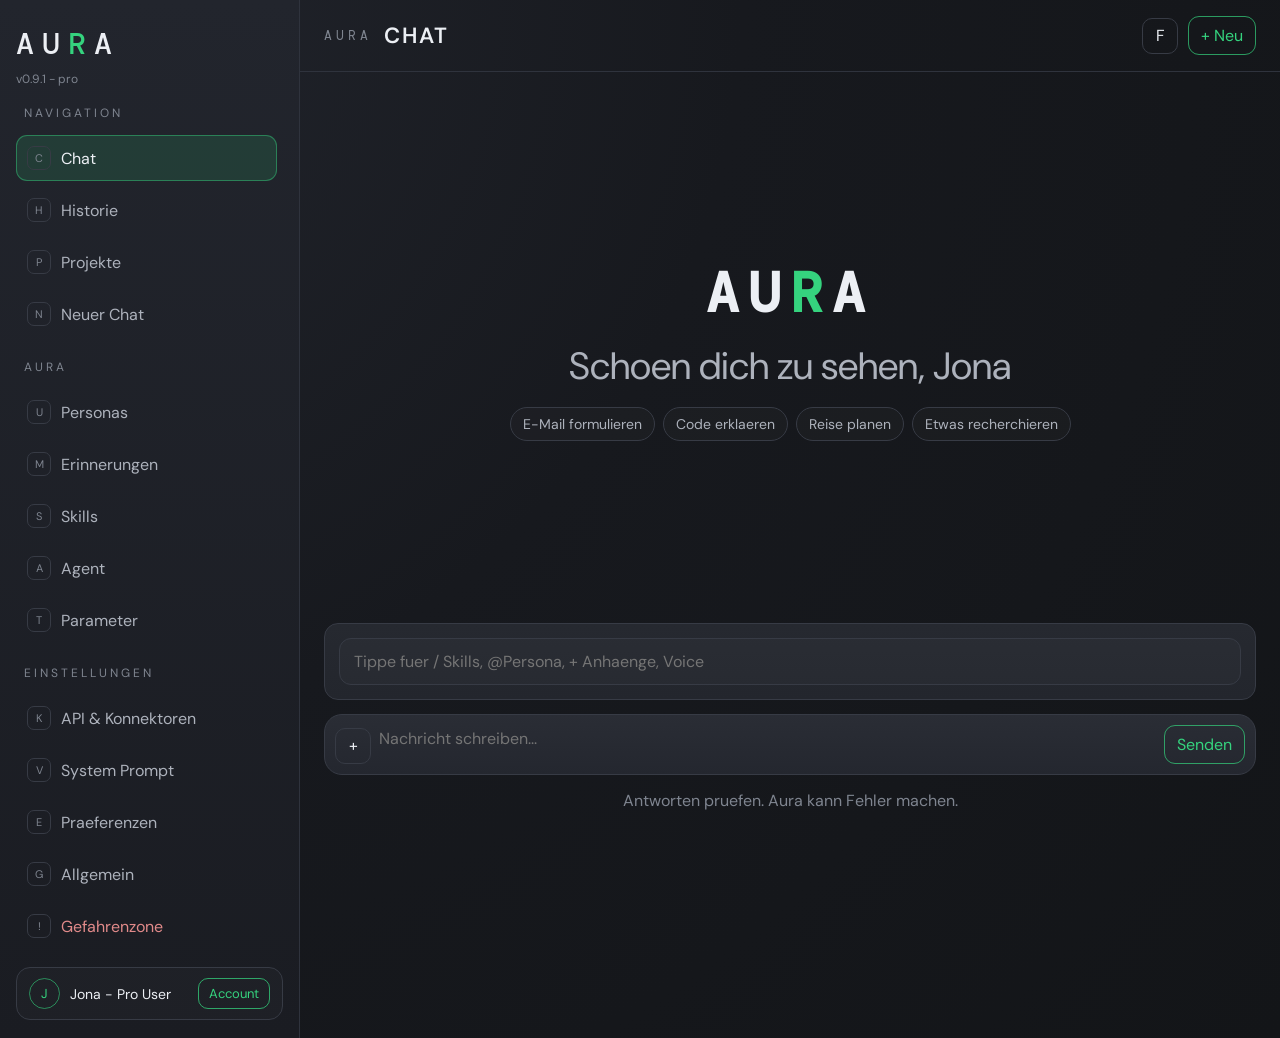
<file: index.html>
<!DOCTYPE html>
<html lang="de">
<head>
  <meta charset="UTF-8">
  <meta name="viewport" content="width=device-width, initial-scale=1.0">
  <title>Aura Desktop</title>
  <link rel="stylesheet" href="style.css">
  <link rel="preconnect" href="https://fonts.googleapis.com">
  <link rel="preconnect" href="https://fonts.gstatic.com" crossorigin>
  <link href="https://fonts.googleapis.com/css2?family=DM+Mono:wght@400;500&family=DM+Sans:wght@400;500;600;700&display=swap" rel="stylesheet">
</head>
<body>
  <div class="app-shell">
    <aside class="sidebar" id="sidebar">
      <div class="sidebar-header">
        <div class="logo-mark">AU<span>R</span>A</div>
        <div class="logo-sub">v0.9.1 - pro</div>
        <button class="mobile-close" id="mobile-close" aria-label="Menu schliessen">X</button>
      </div>

      <nav class="sidebar-nav" aria-label="Hauptnavigation">
        <div class="nav-group">
          <div class="nav-group-title">Navigation</div>
          <button class="nav-item is-active" data-screen="chat"><span class="icon">C</span>Chat</button>
          <button class="nav-item" data-screen="history"><span class="icon">H</span>Historie</button>
          <button class="nav-item" data-screen="projects"><span class="icon">P</span>Projekte</button>
          <button class="nav-item" data-screen="newChat"><span class="icon">N</span>Neuer Chat</button>
        </div>

        <div class="nav-group">
          <div class="nav-group-title">Aura</div>
          <button class="nav-item" data-screen="personas"><span class="icon">U</span>Personas</button>
          <button class="nav-item" data-screen="memory"><span class="icon">M</span>Erinnerungen</button>
          <button class="nav-item" data-screen="skills"><span class="icon">S</span>Skills</button>
          <button class="nav-item" data-screen="agent"><span class="icon">A</span>Agent</button>
          <button class="nav-item" data-screen="parameter"><span class="icon">T</span>Parameter</button>
        </div>

        <div class="nav-group">
          <div class="nav-group-title">Einstellungen</div>
          <button class="nav-item" data-screen="apiConnectors"><span class="icon">K</span>API & Konnektoren</button>
          <button class="nav-item" data-screen="systemPrompt"><span class="icon">V</span>System Prompt</button>
          <button class="nav-item" data-screen="preferred"><span class="icon">E</span>Praeferenzen</button>
          <button class="nav-item" data-screen="general"><span class="icon">G</span>Allgemein</button>
          <button class="nav-item nav-danger" data-screen="dangerzone"><span class="icon">!</span>Gefahrenzone</button>
        </div>
      </nav>

      <footer class="sidebar-footer">
        <div class="user-pill">
          <span class="user-avatar">J</span>
          <span class="user-name">Jona - Pro User</span>
          <button class="pill-button">Account</button>
        </div>
      </footer>
    </aside>

    <div class="mobile-overlay" id="mobile-overlay"></div>

    <main class="main-panel">
      <header class="main-header">
        <div class="header-left">
          <button class="menu-toggle" id="menu-toggle" aria-label="Menu oeffnen">=</button>
          <div class="screen-kicker" id="screen-kicker">AURA</div>
          <h1 class="screen-title" id="screen-title">Chat</h1>
        </div>
        <div class="header-actions" id="header-actions"></div>
      </header>

      <section id="screen-root" class="screen-root" aria-live="polite"></section>
    </main>
  </div>

  <script src="script.js"></script>
</body>
</html>
</file>
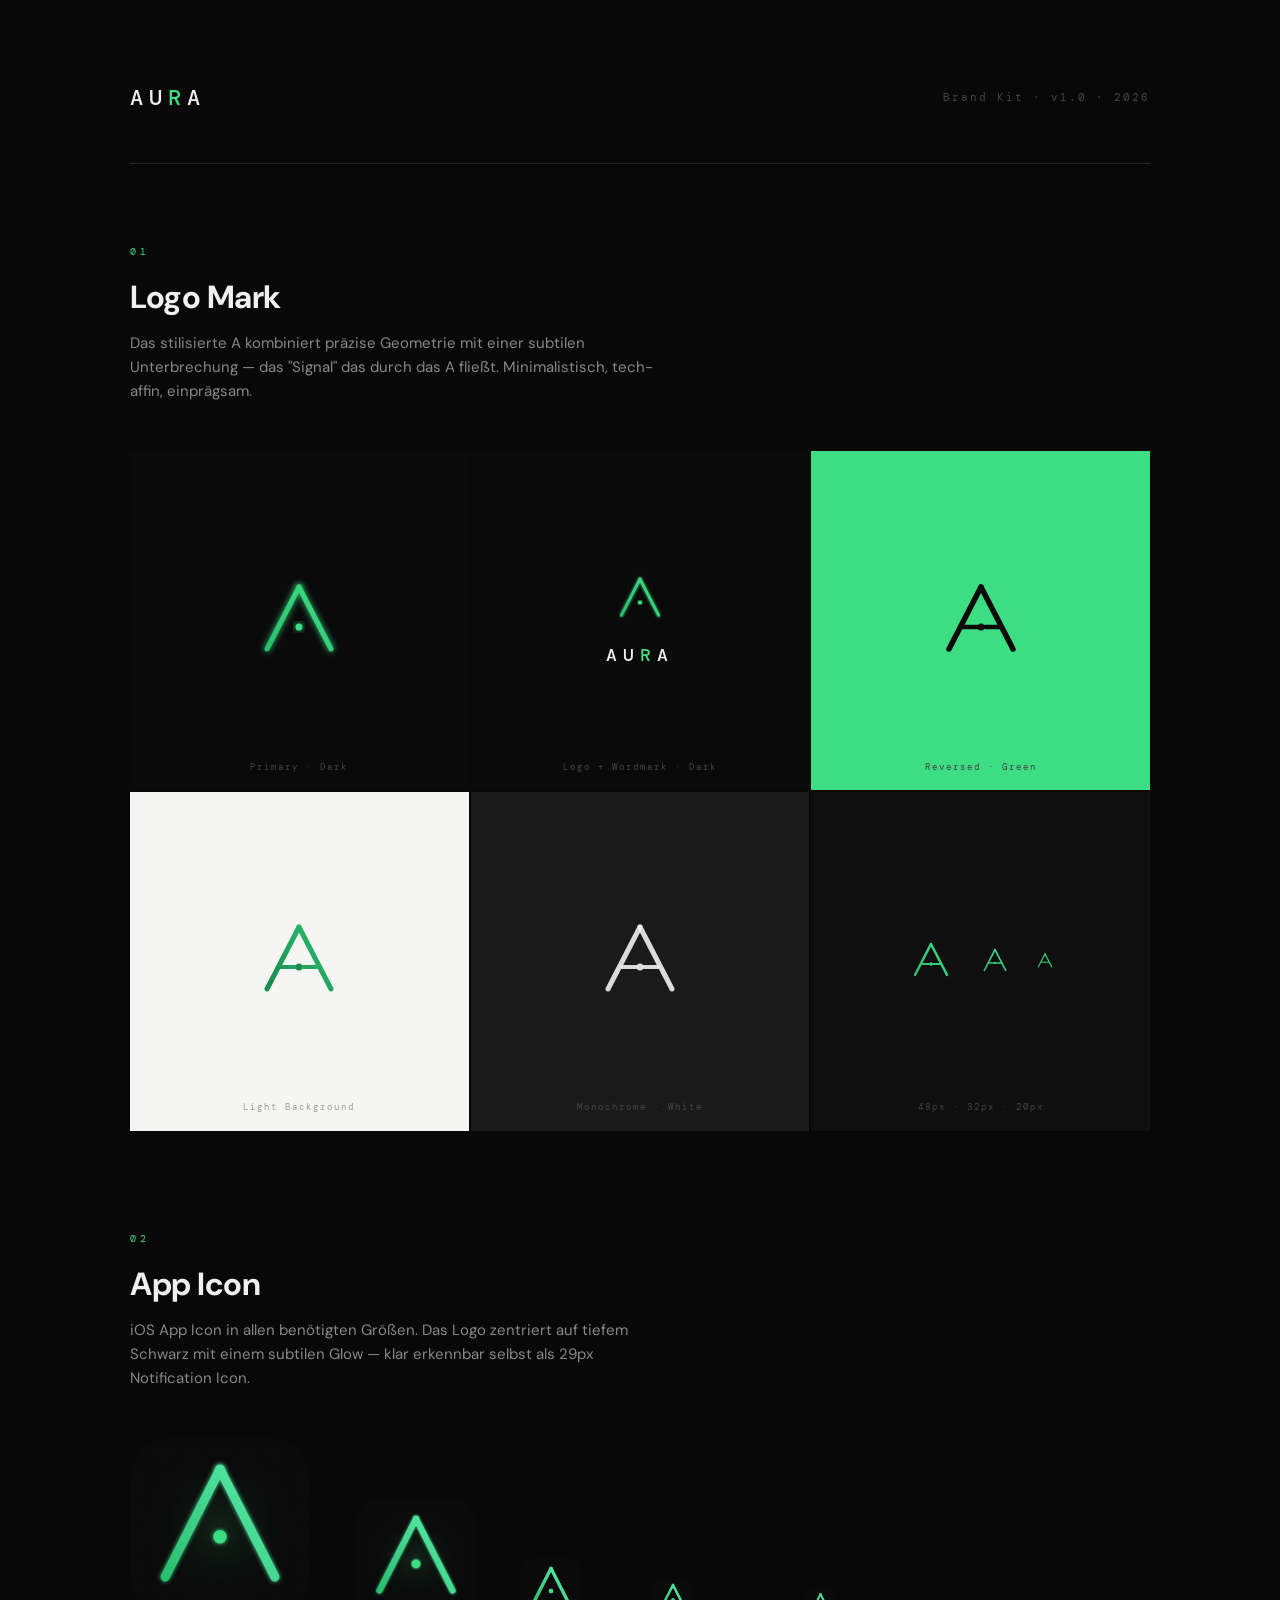
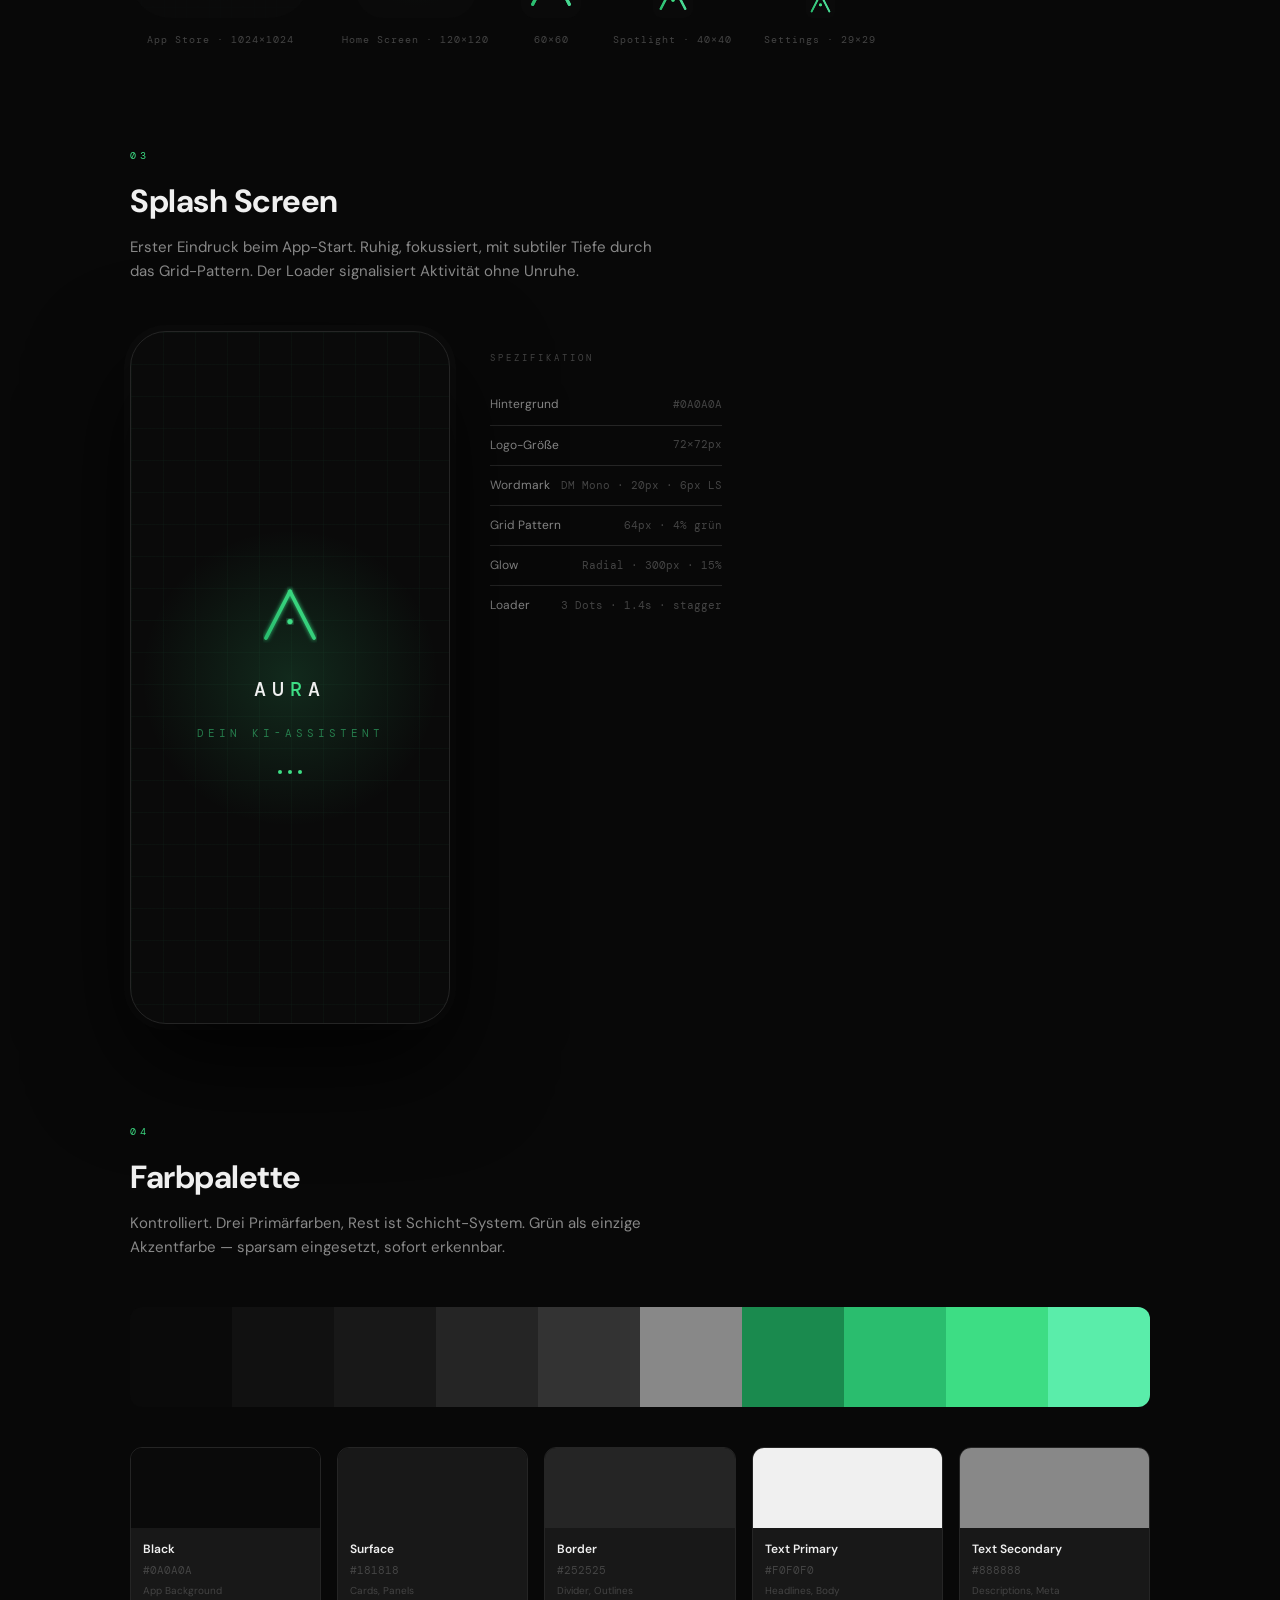
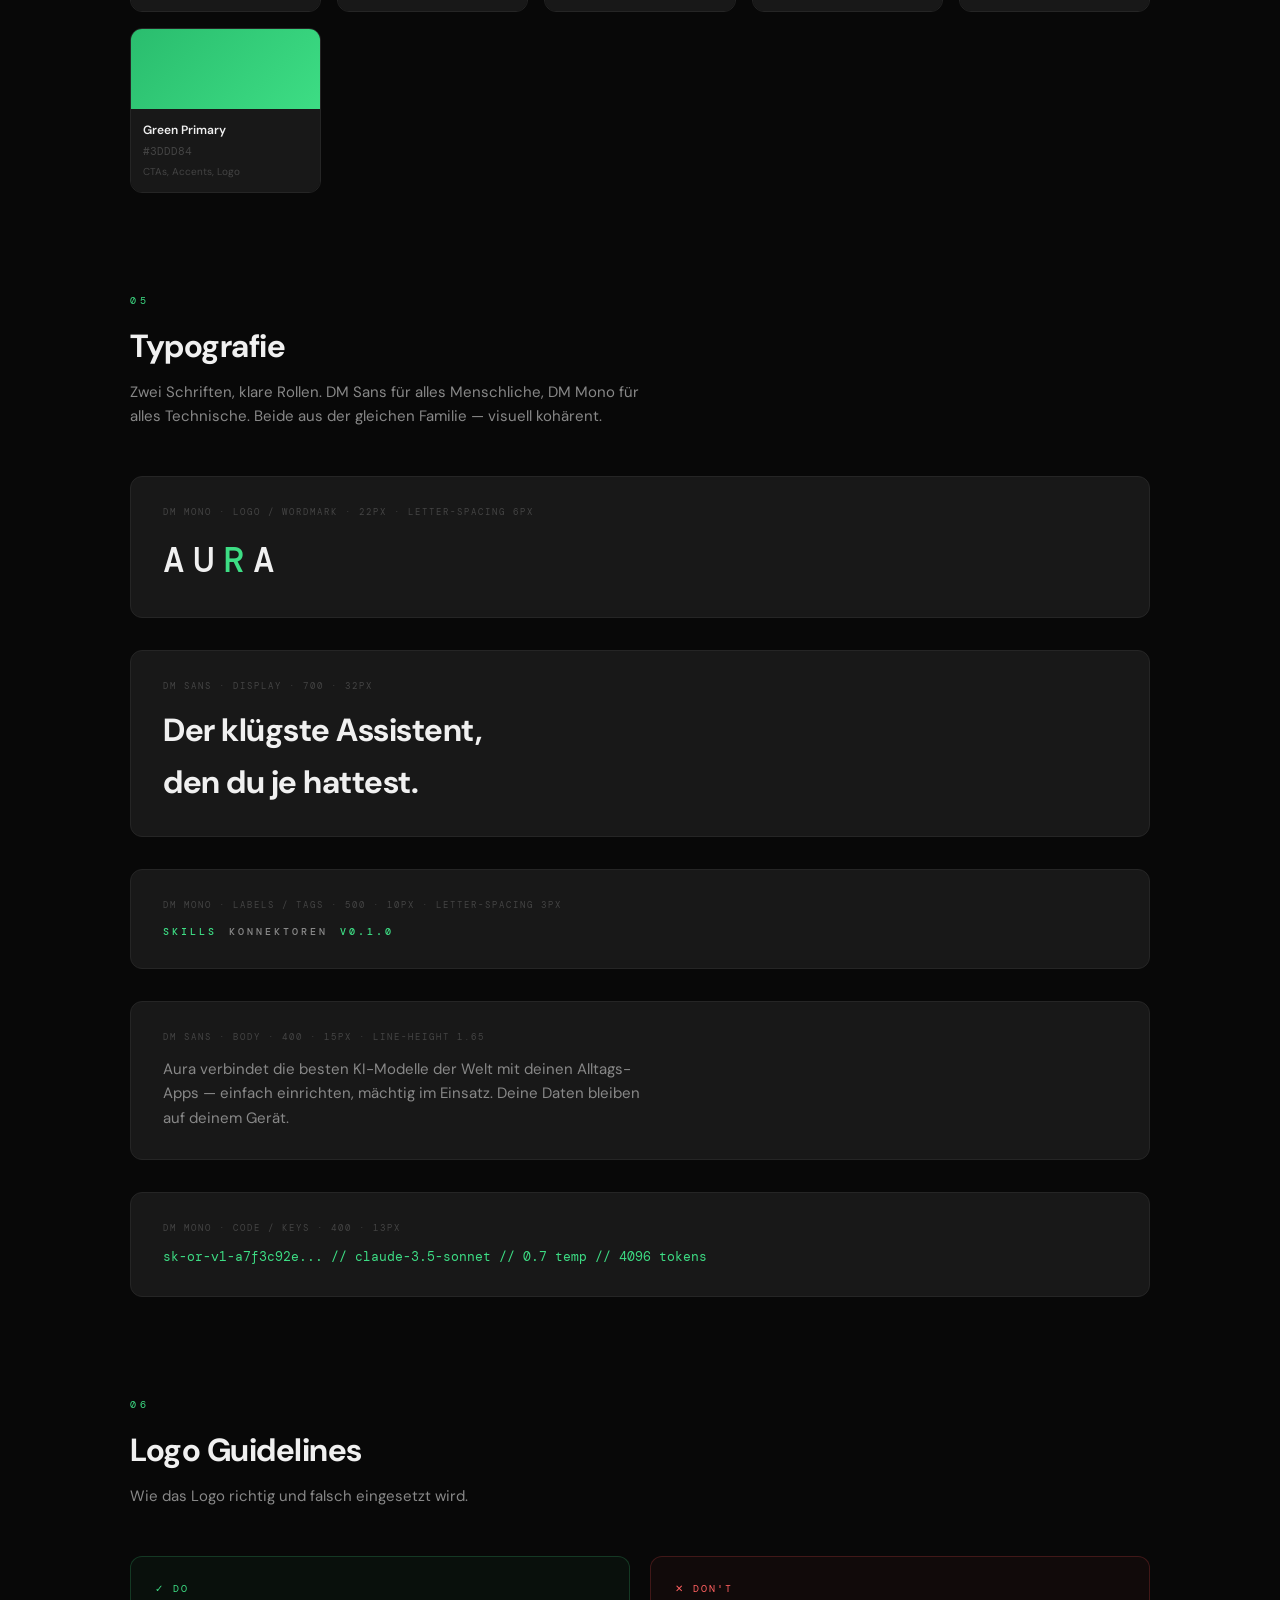
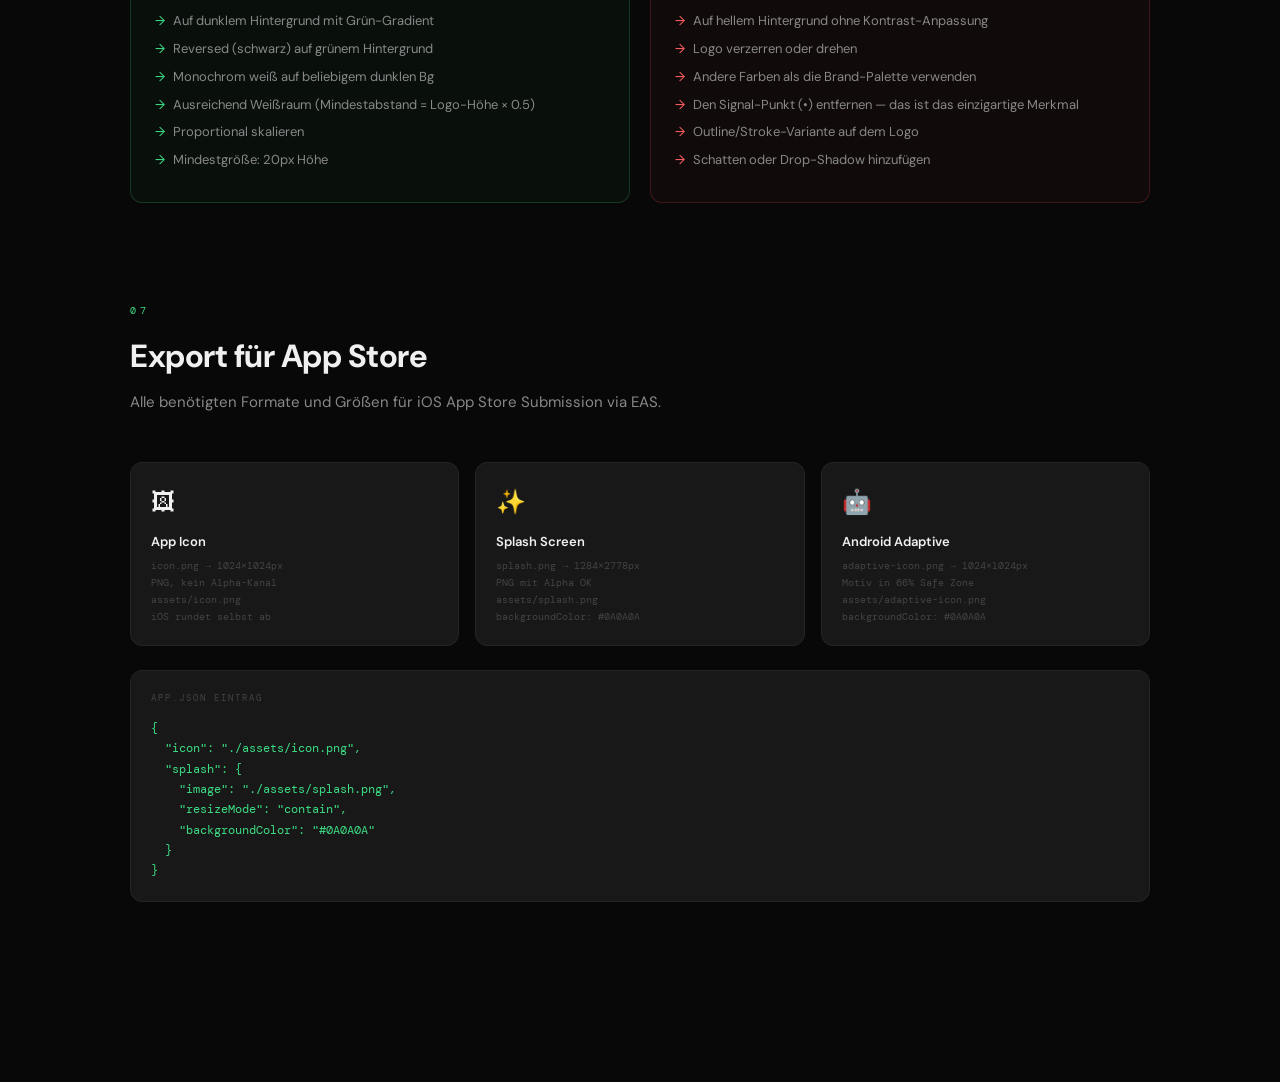
<file: brand-kit.html>
<!DOCTYPE html>
<html lang="de">
<head>
<meta charset="UTF-8">
<meta name="viewport" content="width=device-width, initial-scale=1.0">
<title>AURA — Brand Kit</title>
<link href="https://fonts.googleapis.com/css2?family=DM+Mono:wght@300;400;500&family=DM+Sans:wght@300;400;500;600;700&display=swap" rel="stylesheet">
<style>
*, *::before, *::after { box-sizing: border-box; margin: 0; padding: 0; }

:root {
  --green:      #3DDD84;
  --green-mid:  #2ABD6E;
  --green-dark: #1A8A4E;
  --black:      #0A0A0A;
  --off-black:  #111111;
  --surface:    #181818;
  --border:     #252525;
  --text:       #F0F0F0;
  --text-2:     #888;
  --text-3:     #444;
  --mono: 'DM Mono', monospace;
  --sans: 'DM Sans', sans-serif;
}

body {
  background: #080808;
  color: var(--text);
  font-family: var(--sans);
  line-height: 1.6;
}

/* ── LAYOUT ── */
.page { max-width: 1100px; margin: 0 auto; padding: 80px 40px; }

.section { margin-bottom: 100px; }

.section-label {
  font-family: var(--mono);
  font-size: 10px;
  letter-spacing: 4px;
  text-transform: uppercase;
  color: var(--green);
  margin-bottom: 12px;
}
.section-title {
  font-size: 32px;
  font-weight: 700;
  color: var(--text);
  margin-bottom: 8px;
  letter-spacing: -0.5px;
}
.section-sub {
  font-size: 15px;
  color: var(--text-2);
  margin-bottom: 48px;
  max-width: 540px;
}

/* ── HEADER ── */
.brand-header {
  display: flex;
  align-items: center;
  justify-content: space-between;
  padding-bottom: 48px;
  border-bottom: 1px solid var(--border);
  margin-bottom: 80px;
}
.brand-wordmark {
  font-family: var(--mono);
  font-size: 22px;
  font-weight: 500;
  letter-spacing: 6px;
  color: var(--text);
}
.brand-wordmark span { color: var(--green); }
.brand-version {
  font-family: var(--mono);
  font-size: 11px;
  color: var(--text-3);
  letter-spacing: 2px;
}

/* ── LOGO SHOWCASE ── */
.logo-grid {
  display: grid;
  grid-template-columns: repeat(3, 1fr);
  gap: 2px;
}

.logo-cell {
  aspect-ratio: 1;
  display: flex;
  align-items: center;
  justify-content: center;
  flex-direction: column;
  gap: 20px;
  position: relative;
  overflow: hidden;
}

.logo-cell-label {
  position: absolute;
  bottom: 16px;
  left: 50%;
  transform: translateX(-50%);
  font-family: var(--mono);
  font-size: 9px;
  letter-spacing: 2px;
  color: var(--text-3);
  white-space: nowrap;
}

/* Dark bg */
.bg-dark  { background: var(--black); }
/* Light bg */
.bg-light { background: #F5F5F3; }
/* Green bg */
.bg-green { background: var(--green); }

/* ── THE LOGO MARK (SVG inline) ── */
.logo-mark { display: block; }

/* ── APP ICON SECTION ── */
.icon-grid {
  display: flex;
  gap: 32px;
  align-items: flex-end;
  flex-wrap: wrap;
}

.icon-item {
  display: flex;
  flex-direction: column;
  align-items: center;
  gap: 14px;
}
.icon-item-label {
  font-family: var(--mono);
  font-size: 10px;
  color: var(--text-3);
  letter-spacing: 1px;
}

/* ── SPLASH SCREEN ── */
.splash-preview {
  width: 320px;
  height: 693px; /* iPhone proportions */
  background: var(--black);
  border-radius: 36px;
  border: 1.5px solid var(--border);
  display: flex;
  flex-direction: column;
  align-items: center;
  justify-content: center;
  gap: 0;
  position: relative;
  overflow: hidden;
  box-shadow: 0 40px 100px rgba(0,0,0,0.8), 0 0 0 6px #0c0c0c;
}
.splash-glow {
  position: absolute;
  width: 300px; height: 300px;
  background: radial-gradient(circle, rgba(61,221,132,0.15) 0%, transparent 70%);
  pointer-events: none;
}
.splash-grid-lines {
  position: absolute;
  inset: 0;
  background-image:
    linear-gradient(rgba(61,221,132,0.03) 1px, transparent 1px),
    linear-gradient(90deg, rgba(61,221,132,0.03) 1px, transparent 1px);
  background-size: 32px 32px;
}
.splash-content {
  position: relative;
  z-index: 2;
  display: flex;
  flex-direction: column;
  align-items: center;
  gap: 20px;
}
.splash-tagline {
  font-family: var(--mono);
  font-size: 11px;
  color: rgba(61,221,132,0.5);
  letter-spacing: 4px;
  text-transform: uppercase;
}
.splash-loader {
  display: flex;
  gap: 6px;
  margin-top: 8px;
}
.splash-dot {
  width: 4px; height: 4px;
  border-radius: 50%;
  background: var(--green);
  animation: sdot 1.4s ease-in-out infinite;
}
.splash-dot:nth-child(2) { animation-delay: 0.2s; }
.splash-dot:nth-child(3) { animation-delay: 0.4s; }
@keyframes sdot { 0%,80%,100%{opacity:0.2;transform:scale(0.8)} 40%{opacity:1;transform:scale(1)} }

/* ── COLOR PALETTE ── */
.palette {
  display: flex;
  gap: 0;
  border-radius: 12px;
  overflow: hidden;
  height: 100px;
  margin-bottom: 40px;
}
.swatch { flex: 1; }

.color-grid {
  display: grid;
  grid-template-columns: repeat(auto-fill, minmax(160px, 1fr));
  gap: 16px;
}
.color-card {
  border-radius: 12px;
  overflow: hidden;
  border: 1px solid var(--border);
}
.color-preview { height: 80px; }
.color-info {
  padding: 12px;
  background: var(--surface);
}
.color-name {
  font-size: 12px;
  font-weight: 600;
  color: var(--text);
  margin-bottom: 3px;
}
.color-hex {
  font-family: var(--mono);
  font-size: 11px;
  color: var(--text-3);
}
.color-usage {
  font-size: 10px;
  color: var(--text-3);
  margin-top: 3px;
}

/* ── TYPOGRAPHY ── */
.type-grid { display: flex; flex-direction: column; gap: 32px; }
.type-sample {
  padding: 28px 32px;
  background: var(--surface);
  border: 1px solid var(--border);
  border-radius: 12px;
}
.type-meta {
  font-family: var(--mono);
  font-size: 9px;
  letter-spacing: 2px;
  color: var(--text-3);
  text-transform: uppercase;
  margin-bottom: 12px;
}

/* ── DO / DON'T ── */
.do-dont {
  display: grid;
  grid-template-columns: 1fr 1fr;
  gap: 20px;
}
.do-card, .dont-card {
  padding: 24px;
  border-radius: 12px;
  border: 1px solid;
}
.do-card {
  background: rgba(61,221,132,0.04);
  border-color: rgba(61,221,132,0.2);
}
.dont-card {
  background: rgba(255,80,80,0.04);
  border-color: rgba(255,80,80,0.2);
}
.do-label {
  font-family: var(--mono);
  font-size: 10px;
  letter-spacing: 2px;
  color: var(--green);
  margin-bottom: 14px;
}
.dont-label {
  font-family: var(--mono);
  font-size: 10px;
  letter-spacing: 2px;
  color: #ff6060;
  margin-bottom: 14px;
}
.do-item, .dont-item {
  font-size: 13px;
  color: var(--text-2);
  margin-bottom: 7px;
  display: flex;
  gap: 8px;
}

/* ── USAGE EXAMPLES ── */
.usage-row {
  display: flex;
  gap: 20px;
  flex-wrap: wrap;
  margin-bottom: 40px;
}
.usage-chip {
  padding: 8px 16px;
  border-radius: 20px;
  font-family: var(--mono);
  font-size: 11px;
  display: flex;
  align-items: center;
  gap: 8px;
}

/* ── MOTION & ANIMATION SPEC ── */
.motion-table {
  width: 100%;
  border-collapse: collapse;
}
.motion-table th, .motion-table td {
  text-align: left;
  padding: 12px 16px;
  border-bottom: 1px solid var(--border);
  font-size: 13px;
}
.motion-table th {
  font-family: var(--mono);
  font-size: 9px;
  letter-spacing: 2px;
  color: var(--text-3);
  text-transform: uppercase;
  background: var(--surface);
}
.motion-table td:first-child { color: var(--text); font-weight: 500; }
.motion-table td:not(:first-child) { font-family: var(--mono); color: var(--text-3); font-size: 11px; }

/* ── EXPORT INFO ── */
.export-grid {
  display: grid;
  grid-template-columns: repeat(3, 1fr);
  gap: 16px;
}
.export-card {
  padding: 20px;
  background: var(--surface);
  border: 1px solid var(--border);
  border-radius: 12px;
}
.export-icon { font-size: 24px; margin-bottom: 10px; }
.export-title { font-size: 13px; font-weight: 600; color: var(--text); margin-bottom: 5px; }
.export-detail { font-family: var(--mono); font-size: 10px; color: var(--text-3); line-height: 1.7; }

/* Divider */
.rule { height: 1px; background: var(--border); margin: 60px 0; }
</style>
</head>
<body>
<div class="page">

  <!-- HEADER -->
  <div class="brand-header">
    <div class="brand-wordmark">AU<span>R</span>A</div>
    <div class="brand-version">Brand Kit · v1.0 · 2026</div>
  </div>

  <!-- ════════════════════════════════
       01 — LOGO MARK
  ════════════════════════════════ -->
  <div class="section">
    <div class="section-label">01</div>
    <div class="section-title">Logo Mark</div>
    <div class="section-sub">Das stilisierte A kombiniert präzise Geometrie mit einer subtilen Unterbrechung — das "Signal" das durch das A fließt. Minimalistisch, tech-affin, einprägsam.</div>

    <div class="logo-grid">

      <!-- Dark background -->
      <div class="logo-cell bg-dark">
        <svg class="logo-mark" width="96" height="96" viewBox="0 0 96 96" fill="none">
          <!-- Outer glow -->
          <defs>
            <filter id="glow-d" x="-30%" y="-30%" width="160%" height="160%">
              <feGaussianBlur stdDeviation="3" result="blur"/>
              <feMerge><feMergeNode in="blur"/><feMergeNode in="SourceGraphic"/></feMerge>
            </filter>
            <linearGradient id="grad-d" x1="16" y1="76" x2="80" y2="20" gradientUnits="userSpaceOnUse">
              <stop offset="0%" stop-color="#2ABD6E"/>
              <stop offset="100%" stop-color="#3DDD84"/>
            </linearGradient>
          </defs>
          <!-- Left stroke of A -->
          <path d="M48 14 L16 76" stroke="url(#grad-d)" stroke-width="5" stroke-linecap="round" filter="url(#glow-d)"/>
          <!-- Right stroke of A -->
          <path d="M48 14 L80 76" stroke="url(#grad-d)" stroke-width="5" stroke-linecap="round" filter="url(#glow-d)"/>
          <!-- Crossbar — left half only, gap in middle = "signal" -->
          <path d="M30 54 L44 54" stroke="url(#grad-d)" stroke-width="4" stroke-linecap="round" filter="url(#glow-d)"/>
          <!-- Signal dot — the break -->
          <circle cx="48" cy="54" r="3.5" fill="#3DDD84" filter="url(#glow-d)"/>
          <!-- Crossbar right half -->
          <path d="M52 54 L66 54" stroke="url(#grad-d)" stroke-width="4" stroke-linecap="round" filter="url(#glow-d)"/>
        </svg>
        <div class="logo-cell-label">Primary · Dark</div>
      </div>

      <!-- With wordmark dark -->
      <div class="logo-cell bg-dark" style="gap:14px; flex-direction:column">
        <svg class="logo-mark" width="56" height="56" viewBox="0 0 96 96" fill="none">
          <defs>
            <linearGradient id="grad-w" x1="16" y1="76" x2="80" y2="20" gradientUnits="userSpaceOnUse">
              <stop offset="0%" stop-color="#2ABD6E"/>
              <stop offset="100%" stop-color="#3DDD84"/>
            </linearGradient>
            <filter id="glow-w"><feGaussianBlur stdDeviation="3" result="b"/><feMerge><feMergeNode in="b"/><feMergeNode in="SourceGraphic"/></feMerge></filter>
          </defs>
          <path d="M48 14 L16 76" stroke="url(#grad-w)" stroke-width="5" stroke-linecap="round" filter="url(#glow-w)"/>
          <path d="M48 14 L80 76" stroke="url(#grad-w)" stroke-width="5" stroke-linecap="round" filter="url(#glow-w)"/>
          <path d="M30 54 L44 54" stroke="url(#grad-w)" stroke-width="4" stroke-linecap="round" filter="url(#glow-w)"/>
          <circle cx="48" cy="54" r="3.5" fill="#3DDD84" filter="url(#glow-w)"/>
          <path d="M52 54 L66 54" stroke="url(#grad-w)" stroke-width="4" stroke-linecap="round" filter="url(#glow-w)"/>
        </svg>
        <div style="font-family:'DM Mono',monospace; font-size:18px; font-weight:500; letter-spacing:6px; color:#F0F0F0">AU<span style="color:#3DDD84">R</span>A</div>
        <div class="logo-cell-label">Logo + Wordmark · Dark</div>
      </div>

      <!-- Green background -->
      <div class="logo-cell bg-green">
        <svg class="logo-mark" width="96" height="96" viewBox="0 0 96 96" fill="none">
          <path d="M48 14 L16 76" stroke="#0A0A0A" stroke-width="5.5" stroke-linecap="round"/>
          <path d="M48 14 L80 76" stroke="#0A0A0A" stroke-width="5.5" stroke-linecap="round"/>
          <path d="M30 54 L44 54" stroke="#0A0A0A" stroke-width="4.5" stroke-linecap="round"/>
          <circle cx="48" cy="54" r="3.5" fill="#0A0A0A"/>
          <path d="M52 54 L66 54" stroke="#0A0A0A" stroke-width="4.5" stroke-linecap="round"/>
        </svg>
        <div class="logo-cell-label">Reversed · Green</div>
      </div>

      <!-- Light background -->
      <div class="logo-cell bg-light">
        <svg class="logo-mark" width="96" height="96" viewBox="0 0 96 96" fill="none">
          <defs>
            <linearGradient id="grad-l" x1="16" y1="76" x2="80" y2="20" gradientUnits="userSpaceOnUse">
              <stop offset="0%" stop-color="#1A8A4E"/>
              <stop offset="100%" stop-color="#2ABD6E"/>
            </linearGradient>
          </defs>
          <path d="M48 14 L16 76" stroke="url(#grad-l)" stroke-width="5" stroke-linecap="round"/>
          <path d="M48 14 L80 76" stroke="url(#grad-l)" stroke-width="5" stroke-linecap="round"/>
          <path d="M30 54 L44 54" stroke="url(#grad-l)" stroke-width="4" stroke-linecap="round"/>
          <circle cx="48" cy="54" r="3.5" fill="#1A8A4E"/>
          <path d="M52 54 L66 54" stroke="url(#grad-l)" stroke-width="4" stroke-linecap="round"/>
        </svg>
        <div class="logo-cell-label" style="color:#999">Light Background</div>
      </div>

      <!-- Monochrome white -->
      <div class="logo-cell bg-dark" style="background:#1a1a1a">
        <svg class="logo-mark" width="96" height="96" viewBox="0 0 96 96" fill="none">
          <path d="M48 14 L16 76" stroke="#F0F0F0" stroke-width="5" stroke-linecap="round" opacity="0.9"/>
          <path d="M48 14 L80 76" stroke="#F0F0F0" stroke-width="5" stroke-linecap="round" opacity="0.9"/>
          <path d="M30 54 L44 54" stroke="#F0F0F0" stroke-width="4" stroke-linecap="round" opacity="0.9"/>
          <circle cx="48" cy="54" r="3.5" fill="#F0F0F0" opacity="0.9"/>
          <path d="M52 54 L66 54" stroke="#F0F0F0" stroke-width="4" stroke-linecap="round" opacity="0.9"/>
        </svg>
        <div class="logo-cell-label">Monochrome · White</div>
      </div>

      <!-- Minimum size -->
      <div class="logo-cell bg-dark" style="background:#0f0f0f">
        <div style="display:flex; gap:24px; align-items:center">
          <svg width="48" height="48" viewBox="0 0 96 96" fill="none">
            <defs><linearGradient id="grad-s" x1="16" y1="76" x2="80" y2="20" gradientUnits="userSpaceOnUse"><stop offset="0%" stop-color="#2ABD6E"/><stop offset="100%" stop-color="#3DDD84"/></linearGradient></defs>
            <path d="M48 14 L16 76" stroke="url(#grad-s)" stroke-width="5" stroke-linecap="round"/>
            <path d="M48 14 L80 76" stroke="url(#grad-s)" stroke-width="5" stroke-linecap="round"/>
            <path d="M30 54 L44 54" stroke="url(#grad-s)" stroke-width="4" stroke-linecap="round"/>
            <circle cx="48" cy="54" r="3.5" fill="#3DDD84"/>
            <path d="M52 54 L66 54" stroke="url(#grad-s)" stroke-width="4" stroke-linecap="round"/>
          </svg>
          <svg width="32" height="32" viewBox="0 0 96 96" fill="none">
            <defs><linearGradient id="grad-xs" x1="16" y1="76" x2="80" y2="20" gradientUnits="userSpaceOnUse"><stop offset="0%" stop-color="#2ABD6E"/><stop offset="100%" stop-color="#3DDD84"/></linearGradient></defs>
            <path d="M48 14 L16 76" stroke="url(#grad-xs)" stroke-width="5" stroke-linecap="round"/>
            <path d="M48 14 L80 76" stroke="url(#grad-xs)" stroke-width="5" stroke-linecap="round"/>
            <path d="M30 54 L44 54" stroke="url(#grad-xs)" stroke-width="4" stroke-linecap="round"/>
            <circle cx="48" cy="54" r="3.5" fill="#3DDD84"/>
            <path d="M52 54 L66 54" stroke="url(#grad-xs)" stroke-width="4" stroke-linecap="round"/>
          </svg>
          <svg width="20" height="20" viewBox="0 0 96 96" fill="none">
            <defs><linearGradient id="grad-xxs" x1="16" y1="76" x2="80" y2="20" gradientUnits="userSpaceOnUse"><stop offset="0%" stop-color="#2ABD6E"/><stop offset="100%" stop-color="#3DDD84"/></linearGradient></defs>
            <path d="M48 14 L16 76" stroke="url(#grad-xxs)" stroke-width="6" stroke-linecap="round"/>
            <path d="M48 14 L80 76" stroke="url(#grad-xxs)" stroke-width="6" stroke-linecap="round"/>
            <path d="M30 54 L44 54" stroke="url(#grad-xxs)" stroke-width="5" stroke-linecap="round"/>
            <circle cx="48" cy="54" r="4" fill="#3DDD84"/>
            <path d="M52 54 L66 54" stroke="url(#grad-xxs)" stroke-width="5" stroke-linecap="round"/>
          </svg>
        </div>
        <div class="logo-cell-label">48px · 32px · 20px</div>
      </div>

    </div>
  </div>

  <!-- ════════════════════════════════
       02 — APP ICON
  ════════════════════════════════ -->
  <div class="section">
    <div class="section-label">02</div>
    <div class="section-title">App Icon</div>
    <div class="section-sub">iOS App Icon in allen benötigten Größen. Das Logo zentriert auf tiefem Schwarz mit einem subtilen Glow — klar erkennbar selbst als 29px Notification Icon.</div>

    <div class="icon-grid">

      <!-- 1024 App Store -->
      <div class="icon-item">
        <svg width="180" height="180" viewBox="0 0 1024 1024" fill="none" style="border-radius:22.5%">
          <rect width="1024" height="1024" fill="#0A0A0A"/>
          <!-- Subtle grid texture -->
          <defs>
            <pattern id="grid" x="0" y="0" width="64" height="64" patternUnits="userSpaceOnUse">
              <path d="M 64 0 L 0 0 0 64" fill="none" stroke="rgba(61,221,132,0.04)" stroke-width="1"/>
            </pattern>
            <radialGradient id="icon-glow" cx="50%" cy="50%" r="45%">
              <stop offset="0%" stop-color="rgba(61,221,132,0.12)"/>
              <stop offset="100%" stop-color="transparent"/>
            </radialGradient>
            <filter id="icon-blur" x="-20%" y="-20%" width="140%" height="140%">
              <feGaussianBlur stdDeviation="12" result="b"/>
              <feMerge><feMergeNode in="b"/><feMergeNode in="SourceGraphic"/></feMerge>
            </filter>
            <linearGradient id="icon-grad" x1="180" y1="780" x2="844" y2="240" gradientUnits="userSpaceOnUse">
              <stop offset="0%" stop-color="#2ABD6E"/>
              <stop offset="100%" stop-color="#5AEDAA"/>
            </linearGradient>
          </defs>
          <rect width="1024" height="1024" fill="url(#grid)"/>
          <rect width="1024" height="1024" fill="url(#icon-glow)"/>
          <!-- A mark — centered, large -->
          <path d="M512 178 L200 790" stroke="url(#icon-grad)" stroke-width="52" stroke-linecap="round" filter="url(#icon-blur)"/>
          <path d="M512 178 L824 790" stroke="url(#icon-grad)" stroke-width="52" stroke-linecap="round" filter="url(#icon-blur)"/>
          <path d="M318 562 L460 562" stroke="url(#icon-grad)" stroke-width="44" stroke-linecap="round" filter="url(#icon-blur)"/>
          <circle cx="512" cy="562" r="38" fill="#3DDD84" filter="url(#icon-blur)"/>
          <path d="M564 562 L706 562" stroke="url(#icon-grad)" stroke-width="44" stroke-linecap="round" filter="url(#icon-blur)"/>
        </svg>
        <div class="icon-item-label">App Store · 1024×1024</div>
      </div>

      <!-- 120 Home Screen -->
      <div class="icon-item">
        <svg width="120" height="120" viewBox="0 0 1024 1024" fill="none" style="border-radius:22.5%">
          <rect width="1024" height="1024" fill="#0A0A0A"/>
          <defs>
            <radialGradient id="ig2" cx="50%" cy="50%" r="45%"><stop offset="0%" stop-color="rgba(61,221,132,0.12)"/><stop offset="100%" stop-color="transparent"/></radialGradient>
            <filter id="ib2"><feGaussianBlur stdDeviation="12" result="b"/><feMerge><feMergeNode in="b"/><feMergeNode in="SourceGraphic"/></feMerge></filter>
            <linearGradient id="ig2g" x1="180" y1="780" x2="844" y2="240" gradientUnits="userSpaceOnUse"><stop offset="0%" stop-color="#2ABD6E"/><stop offset="100%" stop-color="#5AEDAA"/></linearGradient>
          </defs>
          <rect width="1024" height="1024" fill="url(#ig2)"/>
          <path d="M512 178 L200 790" stroke="url(#ig2g)" stroke-width="52" stroke-linecap="round" filter="url(#ib2)"/>
          <path d="M512 178 L824 790" stroke="url(#ig2g)" stroke-width="52" stroke-linecap="round" filter="url(#ib2)"/>
          <path d="M318 562 L460 562" stroke="url(#ig2g)" stroke-width="44" stroke-linecap="round" filter="url(#ib2)"/>
          <circle cx="512" cy="562" r="38" fill="#3DDD84" filter="url(#ib2)"/>
          <path d="M564 562 L706 562" stroke="url(#ig2g)" stroke-width="44" stroke-linecap="round" filter="url(#ib2)"/>
        </svg>
        <div class="icon-item-label">Home Screen · 120×120</div>
      </div>

      <!-- 60 -->
      <div class="icon-item">
        <svg width="60" height="60" viewBox="0 0 1024 1024" fill="none" style="border-radius:22.5%">
          <rect width="1024" height="1024" fill="#0A0A0A"/>
          <defs>
            <filter id="ib3"><feGaussianBlur stdDeviation="12" result="b"/><feMerge><feMergeNode in="b"/><feMergeNode in="SourceGraphic"/></feMerge></filter>
            <linearGradient id="ig3g" x1="180" y1="780" x2="844" y2="240" gradientUnits="userSpaceOnUse"><stop offset="0%" stop-color="#2ABD6E"/><stop offset="100%" stop-color="#5AEDAA"/></linearGradient>
          </defs>
          <path d="M512 178 L200 790" stroke="url(#ig3g)" stroke-width="52" stroke-linecap="round" filter="url(#ib3)"/>
          <path d="M512 178 L824 790" stroke="url(#ig3g)" stroke-width="52" stroke-linecap="round" filter="url(#ib3)"/>
          <path d="M318 562 L460 562" stroke="url(#ig3g)" stroke-width="44" stroke-linecap="round" filter="url(#ib3)"/>
          <circle cx="512" cy="562" r="38" fill="#3DDD84" filter="url(#ib3)"/>
          <path d="M564 562 L706 562" stroke="url(#ig3g)" stroke-width="44" stroke-linecap="round" filter="url(#ib3)"/>
        </svg>
        <div class="icon-item-label">60×60</div>
      </div>

      <!-- 40 Spotlight -->
      <div class="icon-item">
        <svg width="40" height="40" viewBox="0 0 1024 1024" fill="none" style="border-radius:22.5%">
          <rect width="1024" height="1024" fill="#0A0A0A"/>
          <defs>
            <filter id="ib4"><feGaussianBlur stdDeviation="14" result="b"/><feMerge><feMergeNode in="b"/><feMergeNode in="SourceGraphic"/></feMerge></filter>
            <linearGradient id="ig4g" x1="180" y1="780" x2="844" y2="240" gradientUnits="userSpaceOnUse"><stop offset="0%" stop-color="#2ABD6E"/><stop offset="100%" stop-color="#5AEDAA"/></linearGradient>
          </defs>
          <path d="M512 178 L200 790" stroke="url(#ig4g)" stroke-width="56" stroke-linecap="round" filter="url(#ib4)"/>
          <path d="M512 178 L824 790" stroke="url(#ig4g)" stroke-width="56" stroke-linecap="round" filter="url(#ib4)"/>
          <path d="M318 562 L460 562" stroke="url(#ig4g)" stroke-width="48" stroke-linecap="round" filter="url(#ib4)"/>
          <circle cx="512" cy="562" r="44" fill="#3DDD84" filter="url(#ib4)"/>
          <path d="M564 562 L706 562" stroke="url(#ig4g)" stroke-width="48" stroke-linecap="round" filter="url(#ib4)"/>
        </svg>
        <div class="icon-item-label">Spotlight · 40×40</div>
      </div>

      <!-- 29 Settings -->
      <div class="icon-item">
        <svg width="29" height="29" viewBox="0 0 1024 1024" fill="none" style="border-radius:22.5%">
          <rect width="1024" height="1024" fill="#0A0A0A"/>
          <defs>
            <filter id="ib5"><feGaussianBlur stdDeviation="16" result="b"/><feMerge><feMergeNode in="b"/><feMergeNode in="SourceGraphic"/></feMerge></filter>
            <linearGradient id="ig5g" x1="180" y1="780" x2="844" y2="240" gradientUnits="userSpaceOnUse"><stop offset="0%" stop-color="#2ABD6E"/><stop offset="100%" stop-color="#5AEDAA"/></linearGradient>
          </defs>
          <path d="M512 178 L200 790" stroke="url(#ig5g)" stroke-width="60" stroke-linecap="round" filter="url(#ib5)"/>
          <path d="M512 178 L824 790" stroke="url(#ig5g)" stroke-width="60" stroke-linecap="round" filter="url(#ib5)"/>
          <path d="M318 562 L460 562" stroke="url(#ig5g)" stroke-width="52" stroke-linecap="round" filter="url(#ib5)"/>
          <circle cx="512" cy="562" r="50" fill="#3DDD84" filter="url(#ib5)"/>
          <path d="M564 562 L706 562" stroke="url(#ig5g)" stroke-width="52" stroke-linecap="round" filter="url(#ib5)"/>
        </svg>
        <div class="icon-item-label">Settings · 29×29</div>
      </div>

    </div>
  </div>

  <!-- ════════════════════════════════
       03 — SPLASH SCREEN
  ════════════════════════════════ -->
  <div class="section">
    <div class="section-label">03</div>
    <div class="section-title">Splash Screen</div>
    <div class="section-sub">Erster Eindruck beim App-Start. Ruhig, fokussiert, mit subtiler Tiefe durch das Grid-Pattern. Der Loader signalisiert Aktivität ohne Unruhe.</div>

    <div style="display:flex; gap:40px; align-items:flex-start; flex-wrap:wrap">
      <div class="splash-preview">
        <div class="splash-grid-lines"></div>
        <div class="splash-glow"></div>
        <div class="splash-content">
          <svg width="72" height="72" viewBox="0 0 96 96" fill="none">
            <defs>
              <filter id="splash-gf"><feGaussianBlur stdDeviation="3" result="b"/><feMerge><feMergeNode in="b"/><feMergeNode in="SourceGraphic"/></feMerge></filter>
              <linearGradient id="splash-g" x1="16" y1="76" x2="80" y2="20" gradientUnits="userSpaceOnUse"><stop offset="0%" stop-color="#2ABD6E"/><stop offset="100%" stop-color="#3DDD84"/></linearGradient>
            </defs>
            <path d="M48 14 L16 76" stroke="url(#splash-g)" stroke-width="5" stroke-linecap="round" filter="url(#splash-gf)"/>
            <path d="M48 14 L80 76" stroke="url(#splash-g)" stroke-width="5" stroke-linecap="round" filter="url(#splash-gf)"/>
            <path d="M30 54 L44 54" stroke="url(#splash-g)" stroke-width="4" stroke-linecap="round" filter="url(#splash-gf)"/>
            <circle cx="48" cy="54" r="3.5" fill="#3DDD84" filter="url(#splash-gf)"/>
            <path d="M52 54 L66 54" stroke="url(#splash-g)" stroke-width="4" stroke-linecap="round" filter="url(#splash-gf)"/>
          </svg>
          <div style="font-family:'DM Mono',monospace; font-size:20px; font-weight:500; letter-spacing:6px; color:#F0F0F0">AU<span style="color:#3DDD84">R</span>A</div>
          <div class="splash-tagline">dein KI-Assistent</div>
          <div class="splash-loader">
            <div class="splash-dot"></div>
            <div class="splash-dot"></div>
            <div class="splash-dot"></div>
          </div>
        </div>
      </div>

      <div style="max-width:300px; padding-top:20px">
        <div style="font-family:var(--mono); font-size:9px; letter-spacing:3px; color:var(--text-3); margin-bottom:20px; text-transform:uppercase">Spezifikation</div>
        <table style="width:100%; border-collapse:collapse">
          <tr style="border-bottom:1px solid var(--border)"><td style="padding:10px 0; font-size:12px; color:var(--text-2)">Hintergrund</td><td style="padding:10px 0; font-family:var(--mono); font-size:11px; color:var(--text-3); text-align:right">#0A0A0A</td></tr>
          <tr style="border-bottom:1px solid var(--border)"><td style="padding:10px 0; font-size:12px; color:var(--text-2)">Logo-Größe</td><td style="padding:10px 0; font-family:var(--mono); font-size:11px; color:var(--text-3); text-align:right">72×72px</td></tr>
          <tr style="border-bottom:1px solid var(--border)"><td style="padding:10px 0; font-size:12px; color:var(--text-2)">Wordmark</td><td style="padding:10px 0; font-family:var(--mono); font-size:11px; color:var(--text-3); text-align:right">DM Mono · 20px · 6px LS</td></tr>
          <tr style="border-bottom:1px solid var(--border)"><td style="padding:10px 0; font-size:12px; color:var(--text-2)">Grid Pattern</td><td style="padding:10px 0; font-family:var(--mono); font-size:11px; color:var(--text-3); text-align:right">64px · 4% grün</td></tr>
          <tr style="border-bottom:1px solid var(--border)"><td style="padding:10px 0; font-size:12px; color:var(--text-2)">Glow</td><td style="padding:10px 0; font-family:var(--mono); font-size:11px; color:var(--text-3); text-align:right">Radial · 300px · 15%</td></tr>
          <tr><td style="padding:10px 0; font-size:12px; color:var(--text-2)">Loader</td><td style="padding:10px 0; font-family:var(--mono); font-size:11px; color:var(--text-3); text-align:right">3 Dots · 1.4s · stagger</td></tr>
        </table>
      </div>
    </div>
  </div>

  <!-- ════════════════════════════════
       04 — FARBEN
  ════════════════════════════════ -->
  <div class="section">
    <div class="section-label">04</div>
    <div class="section-title">Farbpalette</div>
    <div class="section-sub">Kontrolliert. Drei Primärfarben, Rest ist Schicht-System. Grün als einzige Akzentfarbe — sparsam eingesetzt, sofort erkennbar.</div>

    <!-- Gradient strip -->
    <div class="palette">
      <div class="swatch" style="background:#0A0A0A"></div>
      <div class="swatch" style="background:#111111"></div>
      <div class="swatch" style="background:#181818"></div>
      <div class="swatch" style="background:#252525"></div>
      <div class="swatch" style="background:#333333"></div>
      <div class="swatch" style="background:#888888"></div>
      <div class="swatch" style="background:#1A8A4E"></div>
      <div class="swatch" style="background:#2ABD6E"></div>
      <div class="swatch" style="background:#3DDD84"></div>
      <div class="swatch" style="background:#5AEDAA"></div>
    </div>

    <div class="color-grid">
      <div class="color-card">
        <div class="color-preview" style="background:#0A0A0A"></div>
        <div class="color-info">
          <div class="color-name">Black</div>
          <div class="color-hex">#0A0A0A</div>
          <div class="color-usage">App Background</div>
        </div>
      </div>
      <div class="color-card">
        <div class="color-preview" style="background:#181818"></div>
        <div class="color-info">
          <div class="color-name">Surface</div>
          <div class="color-hex">#181818</div>
          <div class="color-usage">Cards, Panels</div>
        </div>
      </div>
      <div class="color-card">
        <div class="color-preview" style="background:#252525"></div>
        <div class="color-info">
          <div class="color-name">Border</div>
          <div class="color-hex">#252525</div>
          <div class="color-usage">Divider, Outlines</div>
        </div>
      </div>
      <div class="color-card">
        <div class="color-preview" style="background:#F0F0F0"></div>
        <div class="color-info">
          <div class="color-name">Text Primary</div>
          <div class="color-hex">#F0F0F0</div>
          <div class="color-usage">Headlines, Body</div>
        </div>
      </div>
      <div class="color-card">
        <div class="color-preview" style="background:#888888"></div>
        <div class="color-info">
          <div class="color-name">Text Secondary</div>
          <div class="color-hex">#888888</div>
          <div class="color-usage">Descriptions, Meta</div>
        </div>
      </div>
      <div class="color-card">
        <div class="color-preview" style="background:linear-gradient(135deg,#2ABD6E,#3DDD84)"></div>
        <div class="color-info">
          <div class="color-name">Green Primary</div>
          <div class="color-hex">#3DDD84</div>
          <div class="color-usage">CTAs, Accents, Logo</div>
        </div>
      </div>
    </div>
  </div>

  <!-- ════════════════════════════════
       05 — TYPOGRAFIE
  ════════════════════════════════ -->
  <div class="section">
    <div class="section-label">05</div>
    <div class="section-title">Typografie</div>
    <div class="section-sub">Zwei Schriften, klare Rollen. DM Sans für alles Menschliche, DM Mono für alles Technische. Beide aus der gleichen Familie — visuell kohärent.</div>

    <div class="type-grid">
      <div class="type-sample">
        <div class="type-meta">DM Mono · Logo / Wordmark · 22px · Letter-Spacing 6px</div>
        <div style="font-family:'DM Mono',monospace; font-size:36px; font-weight:500; letter-spacing:8px; color:#F0F0F0">AU<span style="color:#3DDD84">R</span>A</div>
      </div>
      <div class="type-sample">
        <div class="type-meta">DM Sans · Display · 700 · 32px</div>
        <div style="font-family:'DM Sans',sans-serif; font-size:32px; font-weight:700; color:#F0F0F0; letter-spacing:-0.5px">Der klügste Assistent,<br>den du je hattest.</div>
      </div>
      <div class="type-sample">
        <div class="type-meta">DM Mono · Labels / Tags · 500 · 10px · Letter-Spacing 3px</div>
        <div style="display:flex; gap:12px; flex-wrap:wrap">
          <span style="font-family:'DM Mono',monospace; font-size:10px; font-weight:500; letter-spacing:3px; color:#3DDD84; text-transform:uppercase">SKILLS</span>
          <span style="font-family:'DM Mono',monospace; font-size:10px; font-weight:500; letter-spacing:3px; color:#888; text-transform:uppercase">KONNEKTOREN</span>
          <span style="font-family:'DM Mono',monospace; font-size:10px; font-weight:500; letter-spacing:3px; color:#3DDD84; text-transform:uppercase">v0.1.0</span>
        </div>
      </div>
      <div class="type-sample">
        <div class="type-meta">DM Sans · Body · 400 · 15px · Line-Height 1.65</div>
        <div style="font-family:'DM Sans',sans-serif; font-size:15px; color:#888; line-height:1.65; max-width:500px">Aura verbindet die besten KI-Modelle der Welt mit deinen Alltags-Apps — einfach einrichten, mächtig im Einsatz. Deine Daten bleiben auf deinem Gerät.</div>
      </div>
      <div class="type-sample">
        <div class="type-meta">DM Mono · Code / Keys · 400 · 13px</div>
        <div style="font-family:'DM Mono',monospace; font-size:13px; color:#3DDD84">sk-or-v1-a7f3c92e...  //  claude-3.5-sonnet  //  0.7 temp  //  4096 tokens</div>
      </div>
    </div>
  </div>

  <!-- ════════════════════════════════
       06 — DO / DON'T
  ════════════════════════════════ -->
  <div class="section">
    <div class="section-label">06</div>
    <div class="section-title">Logo Guidelines</div>
    <div class="section-sub">Wie das Logo richtig und falsch eingesetzt wird.</div>

    <div class="do-dont">
      <div class="do-card">
        <div class="do-label">✓ DO</div>
        <div class="do-item"><span style="color:var(--green)">→</span> Auf dunklem Hintergrund mit Grün-Gradient</div>
        <div class="do-item"><span style="color:var(--green)">→</span> Reversed (schwarz) auf grünem Hintergrund</div>
        <div class="do-item"><span style="color:var(--green)">→</span> Monochrom weiß auf beliebigem dunklen Bg</div>
        <div class="do-item"><span style="color:var(--green)">→</span> Ausreichend Weißraum (Mindestabstand = Logo-Höhe × 0.5)</div>
        <div class="do-item"><span style="color:var(--green)">→</span> Proportional skalieren</div>
        <div class="do-item"><span style="color:var(--green)">→</span> Mindestgröße: 20px Höhe</div>
      </div>
      <div class="dont-card">
        <div class="dont-label">✕ DON'T</div>
        <div class="dont-item"><span style="color:#ff6060">→</span> Auf hellem Hintergrund ohne Kontrast-Anpassung</div>
        <div class="dont-item"><span style="color:#ff6060">→</span> Logo verzerren oder drehen</div>
        <div class="dont-item"><span style="color:#ff6060">→</span> Andere Farben als die Brand-Palette verwenden</div>
        <div class="dont-item"><span style="color:#ff6060">→</span> Den Signal-Punkt (•) entfernen — das ist das einzigartige Merkmal</div>
        <div class="dont-item"><span style="color:#ff6060">→</span> Outline/Stroke-Variante auf dem Logo</div>
        <div class="dont-item"><span style="color:#ff6060">→</span> Schatten oder Drop-Shadow hinzufügen</div>
      </div>
    </div>
  </div>

  <!-- ════════════════════════════════
       07 — EXPORT SPECS
  ════════════════════════════════ -->
  <div class="section">
    <div class="section-label">07</div>
    <div class="section-title">Export für App Store</div>
    <div class="section-sub">Alle benötigten Formate und Größen für iOS App Store Submission via EAS.</div>

    <div class="export-grid">
      <div class="export-card">
        <div class="export-icon">🖼</div>
        <div class="export-title">App Icon</div>
        <div class="export-detail">
          icon.png → 1024×1024px<br>
          PNG, kein Alpha-Kanal<br>
          assets/icon.png<br>
          iOS rundet selbst ab
        </div>
      </div>
      <div class="export-card">
        <div class="export-icon">✨</div>
        <div class="export-title">Splash Screen</div>
        <div class="export-detail">
          splash.png → 1284×2778px<br>
          PNG mit Alpha OK<br>
          assets/splash.png<br>
          backgroundColor: #0A0A0A
        </div>
      </div>
      <div class="export-card">
        <div class="export-icon">🤖</div>
        <div class="export-title">Android Adaptive</div>
        <div class="export-detail">
          adaptive-icon.png → 1024×1024px<br>
          Motiv in 66% Safe Zone<br>
          assets/adaptive-icon.png<br>
          backgroundColor: #0A0A0A
        </div>
      </div>
    </div>

    <div style="margin-top:24px; padding:20px; background:var(--surface); border:1px solid var(--border); border-radius:12px">
      <div style="font-family:var(--mono); font-size:9px; letter-spacing:2px; color:var(--text-3); margin-bottom:12px; text-transform:uppercase">app.json Eintrag</div>
      <pre style="font-family:var(--mono); font-size:12px; color:#3DDD84; line-height:1.7">{
  "icon": "./assets/icon.png",
  "splash": {
    "image": "./assets/splash.png",
    "resizeMode": "contain",
    "backgroundColor": "#0A0A0A"
  }
}</pre>
    </div>
  </div>

</div>
</body>
</html>
</file>
<file: style.css>
:root {
  --bg: #191b20;
  --bg-soft: #202228;
  --bg-card: #252830;
  --bg-elev: #2a2e37;
  --line: #373b45;
  --line-soft: #2f333d;
  --text: #eceff4;
  --text-dim: #adb2bc;
  --text-muted: #7f8590;
  --green: #35d37e;
  --green-2: #1fae62;
  --red: #d35b5b;
  --radius-lg: 18px;
  --radius-md: 14px;
  --radius-sm: 10px;
  --shadow: 0 12px 28px rgba(0, 0, 0, 0.28);
}

* {
  box-sizing: border-box;
  margin: 0;
  padding: 0;
}

body {
  font-family: "DM Sans", -apple-system, BlinkMacSystemFont, "Segoe UI", sans-serif;
  color: var(--text);
  background: radial-gradient(circle at top left, #22252d 0%, #17191e 45%, #131518 100%);
  min-height: 100vh;
}

button, input, textarea {
  font: inherit;
  color: inherit;
}

.app-shell {
  display: grid;
  grid-template-columns: 300px 1fr;
  min-height: 100vh;
}

.sidebar {
  border-right: 1px solid var(--line-soft);
  background: linear-gradient(180deg, #22252d 0%, #1a1c22 100%);
  padding: 24px 16px 18px;
  display: flex;
  flex-direction: column;
  gap: 18px;
}

.sidebar-header {
  display: grid;
  grid-template-columns: 1fr auto;
  align-items: center;
  gap: 8px;
}

.logo-mark {
  font-family: "DM Mono", monospace;
  letter-spacing: 8px;
  font-size: 30px;
  font-weight: 500;
}

.logo-mark span {
  color: var(--green);
}

.logo-sub {
  grid-column: 1 / 2;
  color: var(--text-muted);
  font-size: 12px;
}

.mobile-close {
  display: none;
  border: 1px solid var(--line);
  background: transparent;
  border-radius: 10px;
  width: 32px;
  height: 32px;
}

.sidebar-nav {
  display: flex;
  flex-direction: column;
  gap: 22px;
  overflow: auto;
  padding-right: 6px;
}

.nav-group {
  display: flex;
  flex-direction: column;
  gap: 6px;
}

.nav-group-title {
  text-transform: uppercase;
  letter-spacing: 3px;
  color: var(--text-muted);
  font-size: 12px;
  padding: 0 8px 8px;
}

.nav-item {
  border: 1px solid transparent;
  border-radius: 11px;
  background: transparent;
  text-align: left;
  display: flex;
  align-items: center;
  gap: 10px;
  width: 100%;
  padding: 10px 10px;
  color: var(--text-dim);
  cursor: pointer;
  transition: 0.18s ease;
}

.nav-item:hover {
  border-color: var(--line-soft);
  background: rgba(255, 255, 255, 0.03);
  color: var(--text);
}

.nav-item.is-active {
  background: rgba(53, 211, 126, 0.14);
  border-color: rgba(53, 211, 126, 0.45);
  color: var(--text);
}

.nav-danger {
  color: #e18a8a;
}

.icon {
  width: 24px;
  height: 24px;
  border-radius: 7px;
  border: 1px solid var(--line);
  display: inline-flex;
  align-items: center;
  justify-content: center;
  font-size: 11px;
  color: var(--text-muted);
}

.sidebar-footer {
  margin-top: auto;
}

.user-pill {
  border: 1px solid var(--line);
  border-radius: var(--radius-md);
  padding: 10px 12px;
  display: flex;
  align-items: center;
  gap: 10px;
  background: rgba(255, 255, 255, 0.02);
}

.user-avatar {
  width: 31px;
  height: 31px;
  border-radius: 50%;
  border: 1px solid rgba(53, 211, 126, 0.6);
  color: var(--green);
  display: inline-flex;
  align-items: center;
  justify-content: center;
  font-size: 13px;
}

.user-name {
  flex: 1;
  font-size: 14px;
}

.pill-button {
  border: 1px solid rgba(53, 211, 126, 0.75);
  color: var(--green);
  border-radius: 10px;
  background: transparent;
  padding: 6px 10px;
  font-size: 13px;
}

.main-panel {
  min-width: 0;
  display: flex;
  flex-direction: column;
}

.main-header {
  border-bottom: 1px solid var(--line-soft);
  padding: 16px 24px;
  display: flex;
  justify-content: space-between;
  gap: 14px;
  align-items: center;
}

.header-left {
  display: flex;
  align-items: center;
  gap: 12px;
  min-width: 0;
}

.menu-toggle {
  display: none;
  border: 1px solid var(--line);
  border-radius: 10px;
  width: 36px;
  height: 36px;
  background: transparent;
}

.screen-kicker {
  color: var(--text-muted);
  font-family: "DM Mono", monospace;
  letter-spacing: 4px;
  font-size: 13px;
}

.screen-title {
  letter-spacing: 2px;
  text-transform: uppercase;
  font-size: 22px;
  font-weight: 600;
  white-space: nowrap;
}

.header-actions {
  display: flex;
  align-items: center;
  gap: 10px;
}

.action-btn {
  border: 1px solid rgba(53, 211, 126, 0.7);
  color: var(--green);
  background: transparent;
  border-radius: 11px;
  padding: 8px 12px;
}

.icon-btn {
  border: 1px solid var(--line);
  background: transparent;
  border-radius: 10px;
  width: 36px;
  height: 36px;
}

.screen-root {
  min-height: 0;
  flex: 1;
  overflow: auto;
  padding: 20px 24px 24px;
}

.stack {
  display: flex;
  flex-direction: column;
  gap: 14px;
}

.card {
  border: 1px solid var(--line);
  border-radius: var(--radius-md);
  background: linear-gradient(180deg, #262930 0%, #23262d 100%);
}

.card-header {
  padding: 14px 16px;
  border-bottom: 1px solid var(--line-soft);
  color: var(--text-muted);
  text-transform: uppercase;
  letter-spacing: 3px;
  font-size: 12px;
}

.card-body {
  padding: 14px;
}

.row {
  display: flex;
  align-items: center;
  justify-content: space-between;
  gap: 12px;
  padding: 10px 12px;
  border-radius: 10px;
}

.row + .row {
  border-top: 1px solid var(--line-soft);
}

.row-title {
  font-size: 18px;
  font-weight: 500;
}

.row-sub {
  color: var(--text-muted);
  font-size: 13px;
}

.chip-row {
  display: flex;
  flex-wrap: wrap;
  gap: 8px;
}

.chip {
  border: 1px solid var(--line);
  background: rgba(255, 255, 255, 0.02);
  border-radius: 999px;
  padding: 7px 12px;
  color: var(--text-dim);
  font-size: 14px;
}

.chip.is-active {
  color: var(--green);
  border-color: rgba(53, 211, 126, 0.6);
}

.toggle {
  position: relative;
  width: 62px;
  height: 34px;
  background: #5a6068;
  border-radius: 999px;
  border: 1px solid #666c74;
  cursor: pointer;
}

.toggle::after {
  content: "";
  position: absolute;
  top: 2px;
  left: 2px;
  width: 28px;
  height: 28px;
  border-radius: 50%;
  background: #f3f6fb;
  transition: transform 0.2s ease;
}

.toggle.is-on {
  background: #39bd77;
  border-color: rgba(53, 211, 126, 0.7);
}

.toggle.is-on::after {
  transform: translateX(28px);
}

.split {
  display: grid;
  grid-template-columns: repeat(2, minmax(0, 1fr));
  gap: 14px;
}

.input, .textarea, .search {
  width: 100%;
  background: rgba(255, 255, 255, 0.02);
  border: 1px solid var(--line);
  border-radius: 12px;
  padding: 12px 14px;
  color: var(--text);
}

.textarea {
  min-height: 140px;
  resize: vertical;
}

.search {
  border-radius: 14px;
}

.stat-bar {
  display: grid;
  grid-template-columns: repeat(4, minmax(0, 1fr));
  border: 1px solid var(--line);
  border-radius: var(--radius-md);
  overflow: hidden;
}

.stat {
  padding: 12px 10px;
  text-align: center;
  border-right: 1px solid var(--line-soft);
}

.stat:last-child {
  border-right: none;
}

.stat-value {
  font-size: 24px;
  font-weight: 600;
}

.stat-label {
  color: var(--text-muted);
  font-size: 13px;
}

.green {
  color: var(--green);
}

.red {
  color: var(--red);
}

.hint {
  color: var(--text-muted);
  line-height: 1.45;
}

.history-list {
  display: flex;
  flex-direction: column;
  gap: 10px;
}

.history-item {
  border: 1px solid var(--line);
  border-radius: 12px;
  padding: 12px;
  display: flex;
  align-items: center;
  justify-content: space-between;
  gap: 12px;
  background: rgba(255, 255, 255, 0.02);
}

.history-item-left {
  display: flex;
  align-items: center;
  gap: 10px;
}

.dot-avatar {
  width: 34px;
  height: 34px;
  border-radius: 50%;
  border: 1px solid var(--line);
  display: inline-flex;
  align-items: center;
  justify-content: center;
  color: var(--text-muted);
  font-size: 14px;
}

.plus-round {
  width: 32px;
  height: 32px;
  border-radius: 50%;
  border: 1px solid var(--line);
  background: transparent;
}

.persona-grid, .skills-grid {
  display: grid;
  grid-template-columns: repeat(2, minmax(0, 1fr));
  gap: 12px;
}

.mini-card {
  border: 1px solid var(--line);
  border-radius: 14px;
  padding: 12px;
  background: rgba(255, 255, 255, 0.02);
  display: flex;
  flex-direction: column;
  gap: 12px;
}

.mini-card.active {
  border-color: rgba(53, 211, 126, 0.65);
  background: rgba(53, 211, 126, 0.1);
}

.mini-card-title {
  font-size: 18px;
  font-weight: 600;
}

.toolbar {
  display: flex;
  gap: 10px;
  align-items: center;
  justify-content: space-between;
}

.chat-layout {
  min-height: calc(100vh - 180px);
  display: grid;
  grid-template-rows: 1fr auto;
  gap: 16px;
}

.chat-empty {
  display: flex;
  align-items: center;
  justify-content: center;
  text-align: center;
}

.chat-empty h2 {
  font-size: 54px;
  letter-spacing: 10px;
  font-family: "DM Mono", monospace;
}

.chat-empty h2 span {
  color: var(--green);
}

.chat-empty p {
  color: var(--text-dim);
  font-size: 38px;
  margin-top: 12px;
}

.suggestion-pills {
  margin-top: 16px;
  display: flex;
  flex-wrap: wrap;
  gap: 8px;
  justify-content: center;
}

.message-list {
  display: none;
  flex-direction: column;
  gap: 10px;
  overflow: auto;
  padding-right: 4px;
}

.msg {
  border: 1px solid var(--line);
  border-radius: 14px;
  padding: 10px 12px;
  max-width: 75%;
}

.msg.user {
  margin-left: auto;
  border-color: rgba(53, 211, 126, 0.6);
  background: rgba(53, 211, 126, 0.12);
}

.chat-input-shell {
  border: 1px solid var(--line);
  border-radius: var(--radius-lg);
  background: linear-gradient(180deg, #2a2d35 0%, #24272f 100%);
  padding: 10px;
  display: flex;
  align-items: end;
  gap: 8px;
}

.chat-textarea {
  border: none;
  background: transparent;
  resize: none;
  min-height: 36px;
  max-height: 160px;
  flex: 1;
  outline: none;
}

.mobile-overlay {
  display: none;
}

@media (max-width: 1180px) {
  .app-shell {
    grid-template-columns: 1fr;
  }

  .sidebar {
    position: fixed;
    z-index: 20;
    width: min(92vw, 320px);
    left: -340px;
    top: 0;
    bottom: 0;
    transition: left 0.2s ease;
    box-shadow: var(--shadow);
  }

  .sidebar.open {
    left: 0;
  }

  .mobile-overlay {
    display: block;
    position: fixed;
    inset: 0;
    background: rgba(0, 0, 0, 0.5);
    opacity: 0;
    pointer-events: none;
    transition: opacity 0.2s ease;
    z-index: 10;
  }

  .mobile-overlay.show {
    opacity: 1;
    pointer-events: auto;
  }

  .mobile-close, .menu-toggle {
    display: inline-flex;
    align-items: center;
    justify-content: center;
  }

  .screen-root {
    padding: 16px;
  }
}

@media (max-width: 880px) {
  .split, .persona-grid, .skills-grid {
    grid-template-columns: 1fr;
  }

  .screen-title {
    font-size: 18px;
  }

  .chat-empty h2 {
    font-size: 36px;
  }

  .chat-empty p {
    font-size: 24px;
  }
}
</file>
